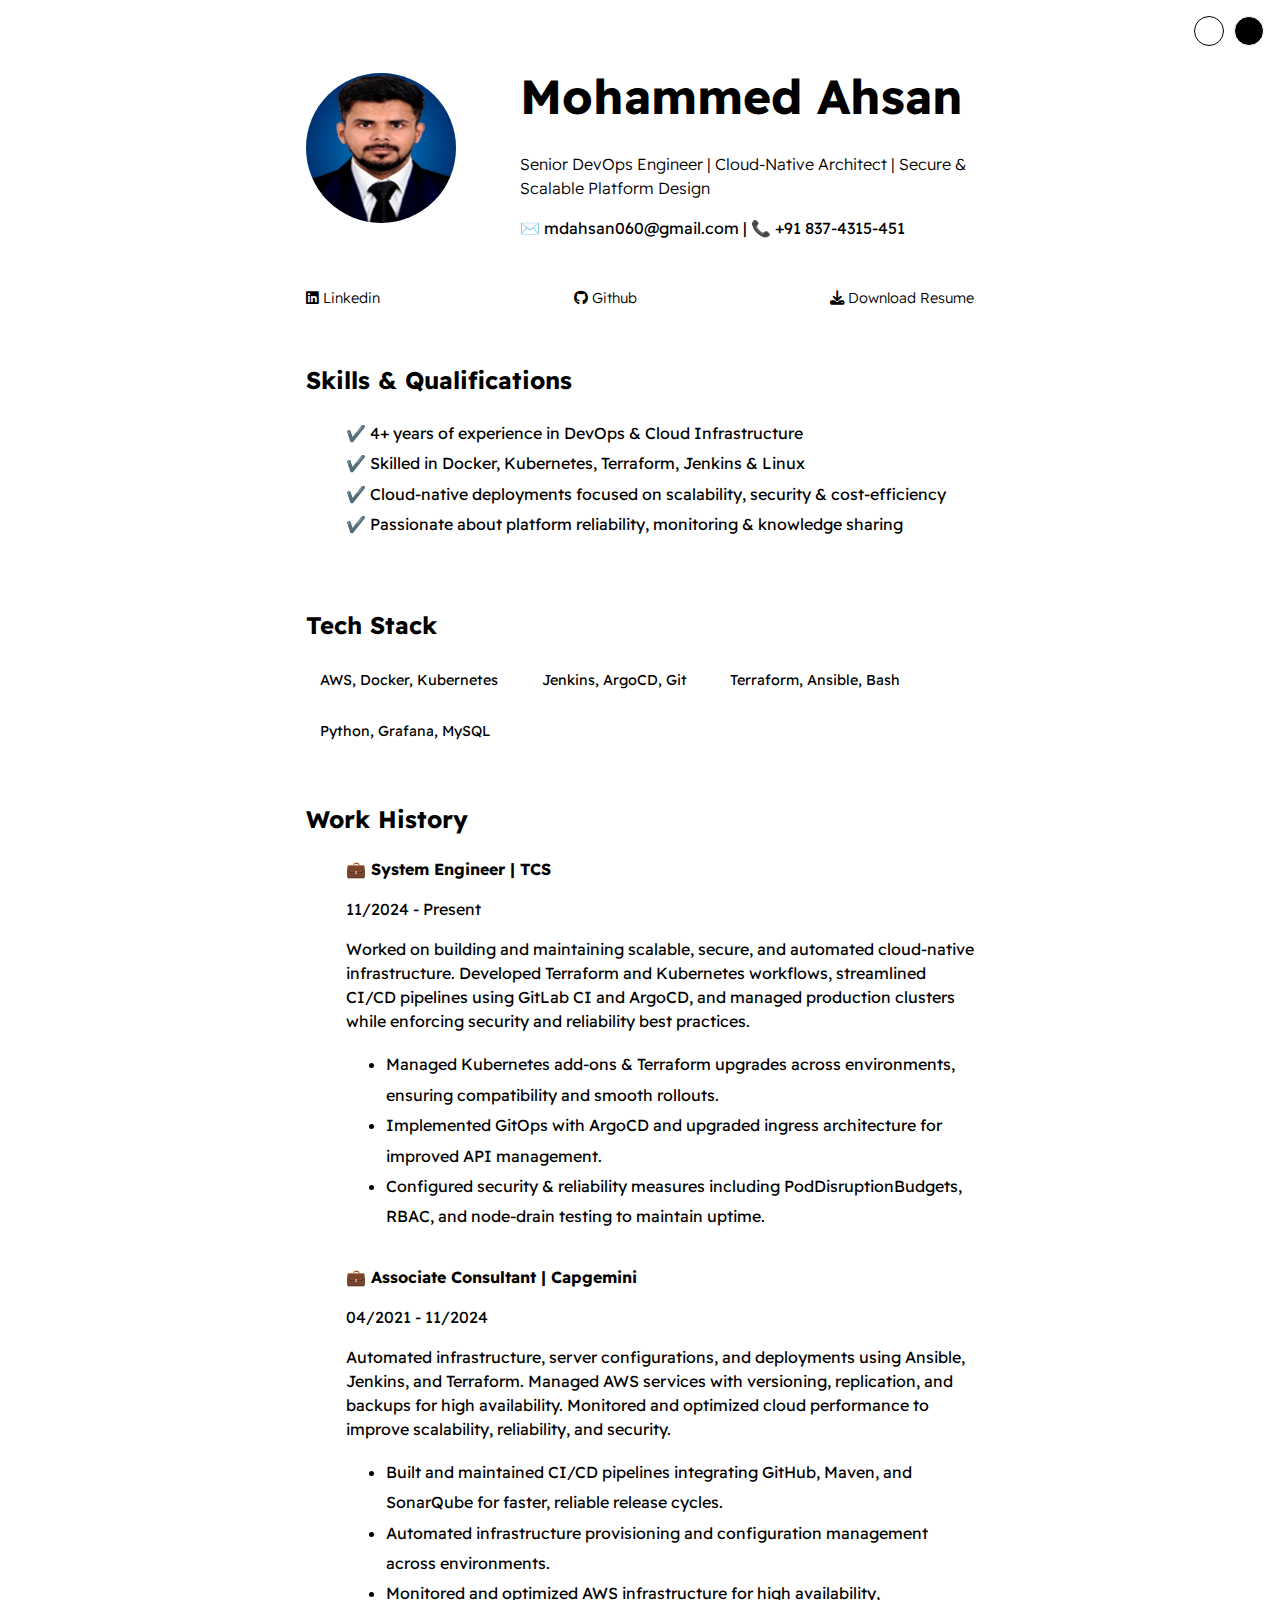
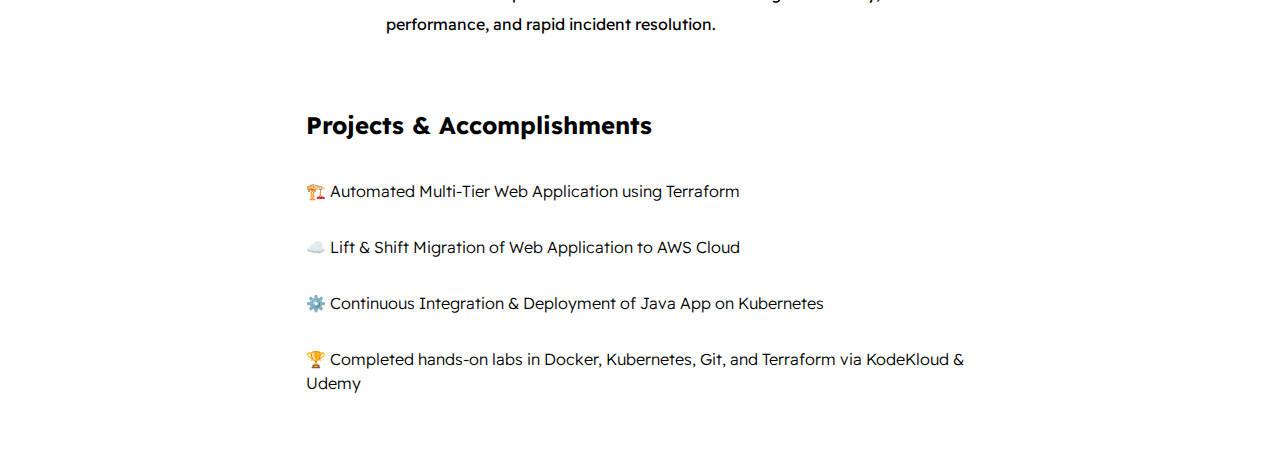
<file: index.html>
<!DOCTYPE html>
<html>
    <head>
        <meta charset="utf-8">
        <meta http-equiv="X-UA-Compatible" content="IE=edge">
        <title>Mohd Ahsan</title>
        <meta name="description" content="">
        <meta name="viewport" content="width=device-width, initial-scale=1">
        <link rel="stylesheet" href="./styles/main.css">
        <link rel="stylesheet" href="./styles/theme-switcher.css">
        <!-- Font Awesome Icons -->
        <link rel="stylesheet" href="https://cdnjs.cloudflare.com/ajax/libs/font-awesome/6.5.1/css/all.min.css">
    </head>
    <body>
        <div id="container--main">

            <section id="wrapper--hero" class="section--page">
                <img id="profile-pic" src="./assets/images/profile_pic_2.jpg">

                <div>
                    <h1 id="user-name">Mohammed Ahsan</h1>
                    <p id="bio">Senior DevOps Engineer | Cloud-Native Architect | Secure & Scalable Platform Design</p>
                    <p id="email">✉️ mdahsan060@gmail.com  | 📞 +91 837-4315-451</p>
                </div>  
            </section>

            <section class="section--page">
        
                <div id="socials--list">
                    <!-- <a href="https://youtube.com/c/dennisivy" target="_blank">Youtube</a>
                    <a href="https://twitter.com/dennisivy11" target="_blank">Twitter</a> -->
                    <a href="https://linkedin.com/in/ahsan12" target="_blank"><i class="fab fa-linkedin"></i> Linkedin</a>
                    <a href="https://github.com/ahsan598" target="_blank"><i class="fab fa-github"></i> Github</a>
                    <a href="./assets/files/Mohammed_Ahsan_Resume.pdf" target="_blank"><i class="fas fa-download"></i> Download Resume</a>
                </div>
            </section>

            <section class="section--page">
                <h2>Skills & Qualifications</h2>
                <ul id="qualifications--list">
                    <li>✔️ 4+ years of experience in DevOps & Cloud Infrastructure</li>
                    <li>✔️ Skilled in Docker, Kubernetes, Terraform, Jenkins & Linux</li>
                    <li>✔️ Cloud-native deployments focused on scalability, security & cost-efficiency</li>
                    <li>✔️ Passionate about platform reliability, monitoring & knowledge sharing</li>
                </ul>
            </section>

            <section class="section--page">
                <h2>Tech Stack</h2>

                <div id="wrapper--techstack__items">
                    <div class="card--techstack"><span>AWS, Docker, Kubernetes</span></div>
                    <div class="card--techstack"><span>Jenkins, ArgoCD, Git</span></div>
                    <div class="card--techstack"><span>Terraform, Ansible, Bash</span></div>
                    <div class="card--techstack"><span>Python, Grafana, MySQL</span></div>
                </div>
            </section>

            <section id="work-history-wrapper" class="section--page">
                <h2>Work History</h2>

                <div class="card--work-history">
                    <strong>💼 System Engineer | TCS</strong>
                    <p>11/2024 - Present</p>
                    <p>Worked on building and maintaining scalable, secure, and automated cloud-native infrastructure. Developed Terraform and Kubernetes workflows, streamlined CI/CD pipelines using GitLab CI and ArgoCD, and managed production clusters while enforcing security and reliability best practices.</p>
                    <ul>
                        <li>Managed Kubernetes add-ons & Terraform upgrades across environments, ensuring compatibility and smooth rollouts.</li>
                        <li>Implemented GitOps with ArgoCD and upgraded ingress architecture for improved API management.</li>
                        <li>Configured security & reliability measures including PodDisruptionBudgets, RBAC, and node-drain testing to maintain uptime.</li>
                    </ul>
                </div>

                <div class="line-break"></div>

                <div class="card--work-history">
                    <strong>💼 Associate Consultant | Capgemini</strong>
                    <p>04/2021 - 11/2024</p>
                    <p>Automated infrastructure, server configurations, and deployments using Ansible, Jenkins, and Terraform. Managed AWS services with versioning, replication, and backups for high availability. Monitored and optimized cloud performance to improve scalability, reliability, and security.</p>
                    <ul>
                        <li>Built and maintained CI/CD pipelines integrating GitHub, Maven, and SonarQube for faster, reliable release cycles.</li>
                        <li>Automated infrastructure provisioning and configuration management across environments.</li>
                        <li>Monitored and optimized AWS infrastructure for high availability, performance, and rapid incident resolution.</li>
                    </ul>
                </div>
            </section>

            <section class="section--page">
                <h2>Projects & Accomplishments</h2>

                <div class="card--project">
                    <a href="./projects/project-1.html"><span>🏗️ </span>Automated Multi-Tier Web Application using Terraform</a>
                </div>

                <div class="card--project">
                    <a href="./projects/project-2.html" ><span>☁️ </span>Lift & Shift Migration of Web Application to AWS Cloud</a>
                </div>

                <div class="card--project">
                    <a href="./projects/project-3.html" ><span>⚙️ </span>Continuous Integration & Deployment of Java App on Kubernetes</a>
                </div>

                <div class="card--project">
                    <a> 🏆 Completed hands-on labs in Docker, Kubernetes, Git, and Terraform via KodeKloud & Udemy</a>
                </div>

            </section>
        </div>

        <!-- Theme Switcher -->
        <div id="theme-switcher">
            <div class="theme" id="theme-light" data-theme="light"></div>
            <div class="theme" id="theme-dark" data-theme="dark"></div>
        </div>
    </body>
    
    <script src="./js/theme-switcher.js"></script>
</html>
</file>
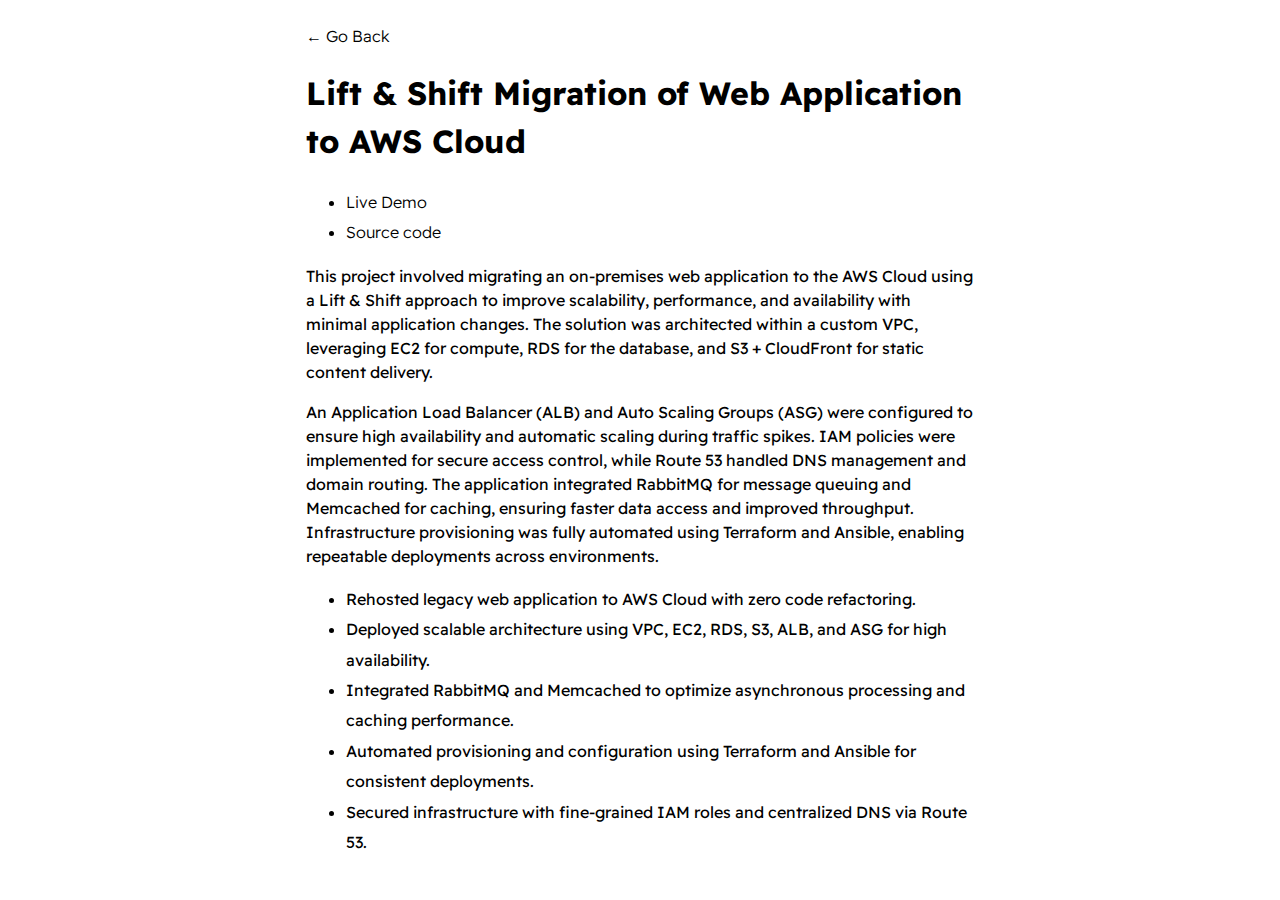
<file: projects/project-2.html>
<!DOCTYPE html>
<html>
    <head>
        <meta charset="utf-8">
        <meta http-equiv="X-UA-Compatible" content="IE=edge">
        <title>Project-2</title>
        <meta name="description" content="">
        <meta name="viewport" content="width=device-width, initial-scale=1">
        <link rel="stylesheet" href="../styles/main.css">
    </head>
    <body>
        <div id="container--main">
            <a href="../index.html">&#x2190; Go Back</a>
            <h1>Lift & Shift Migration of Web Application to AWS Cloud</h1>

            <ul>
                <li><a href="../assets/project-imgs/aws-liftshift-webapp.png">Live Demo</a></li>
                <li><a href="https://github.com/ahsan598/aws-cloud-projects/tree/main/project-3">Source code</a></li>
            </ul>
            <p>This project involved migrating an on-premises web application to the AWS Cloud using a Lift & Shift approach to improve scalability, performance, and availability with minimal application changes. The solution was architected within a custom VPC, leveraging EC2 for compute, RDS for the database, and S3 + CloudFront for static content delivery.</p>
            
            <p>An Application Load Balancer (ALB) and Auto Scaling Groups (ASG) were configured to ensure high availability and automatic scaling during traffic spikes. IAM policies were implemented for secure access control, while Route 53 handled DNS management and domain routing. The application integrated RabbitMQ for message queuing and Memcached for caching, ensuring faster data access and improved throughput. Infrastructure provisioning was fully automated using Terraform and Ansible, enabling repeatable deployments across environments.</p>

            <ul>
                <li>Rehosted legacy web application to AWS Cloud with zero code refactoring.</li>
                <li>Deployed scalable architecture using VPC, EC2, RDS, S3, ALB, and ASG for high availability.</li>
                <li>Integrated RabbitMQ and Memcached to optimize asynchronous processing and caching performance.</li>
                <li>Automated provisioning and configuration using Terraform and Ansible for consistent deployments.</li>
                <li>Secured infrastructure with fine-grained IAM roles and centralized DNS via Route 53.</li>
            </ul>
        </div>
    </body>
</html>
</file>
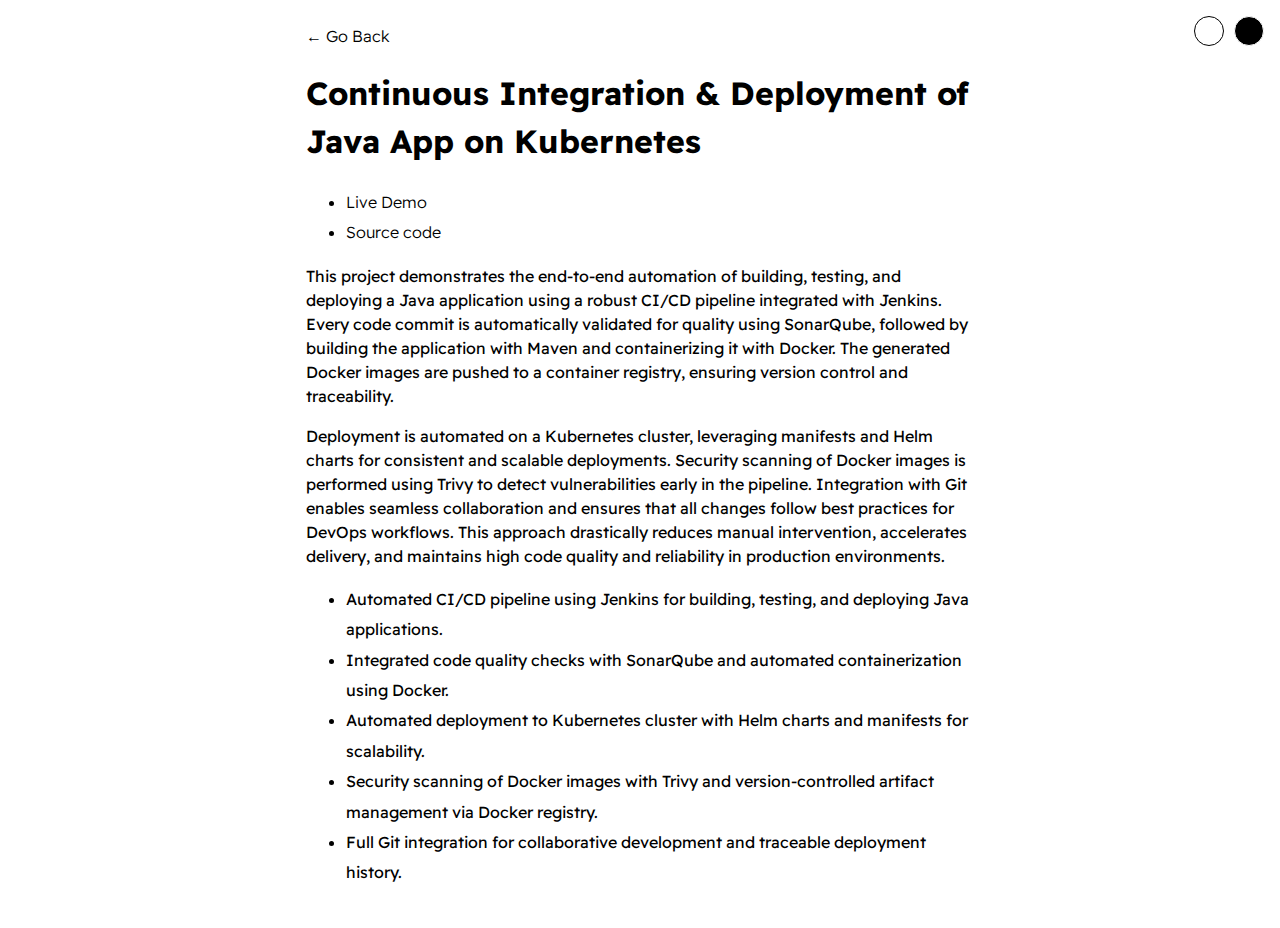
<file: projects/project-3.html>
<!DOCTYPE html>
<html>
    <head>
        <meta charset="utf-8">
        <meta http-equiv="X-UA-Compatible" content="IE=edge">
        <title>CI/CD</title>
        <meta name="description" content="">
        <meta name="viewport" content="width=device-width, initial-scale=1">
        <link rel="stylesheet" href="../styles/main.css">
        <link rel="stylesheet" href="../styles/theme-switcher.css">
    </head>
    <body>
        <div id="container--main">
            <a href="../index.html">&#x2190; Go Back</a>
            <h1>Continuous Integration & Deployment of Java App on Kubernetes</h1>

            <ul>
                <li><a href="../assets/project-imgs/cicd-deploy-javaapp-to-kubernetes.png">Live Demo</a></li>
                <li><a href="https://github.com/ahsan598/cicd-pipeline-projects/tree/main/project-3">Source code</a></li>
            </ul>
            <p>This project demonstrates the end-to-end automation of building, testing, and deploying a Java application using a robust CI/CD pipeline integrated with Jenkins. Every code commit is automatically validated for quality using SonarQube, followed by building the application with Maven and containerizing it with Docker. The generated Docker images are pushed to a container registry, ensuring version control and traceability.</p>
            
            <p>Deployment is automated on a Kubernetes cluster, leveraging manifests and Helm charts for consistent and scalable deployments. Security scanning of Docker images is performed using Trivy to detect vulnerabilities early in the pipeline. Integration with Git enables seamless collaboration and ensures that all changes follow best practices for DevOps workflows. This approach drastically reduces manual intervention, accelerates delivery, and maintains high code quality and reliability in production environments.</p>

            <ul>
                <li>Automated CI/CD pipeline using Jenkins for building, testing, and deploying Java applications.</li>
                <li>Integrated code quality checks with SonarQube and automated containerization using Docker.</li>
                <li>Automated deployment to Kubernetes cluster with Helm charts and manifests for scalability.</li>
                <li>Security scanning of Docker images with Trivy and version-controlled artifact management via Docker registry.</li>
                <li>Full Git integration for collaborative development and traceable deployment history.</li>
            </ul>
        </div>

        <!-- Theme Switcher -->
        <div id="theme-switcher">
            <div class="theme" id="theme-light" data-theme="light"></div>
            <div class="theme" id="theme-dark" data-theme="dark"></div>
        </div>
    </body>
    
    <script src="../js/theme-switcher.js"></script>
</html>
</file>
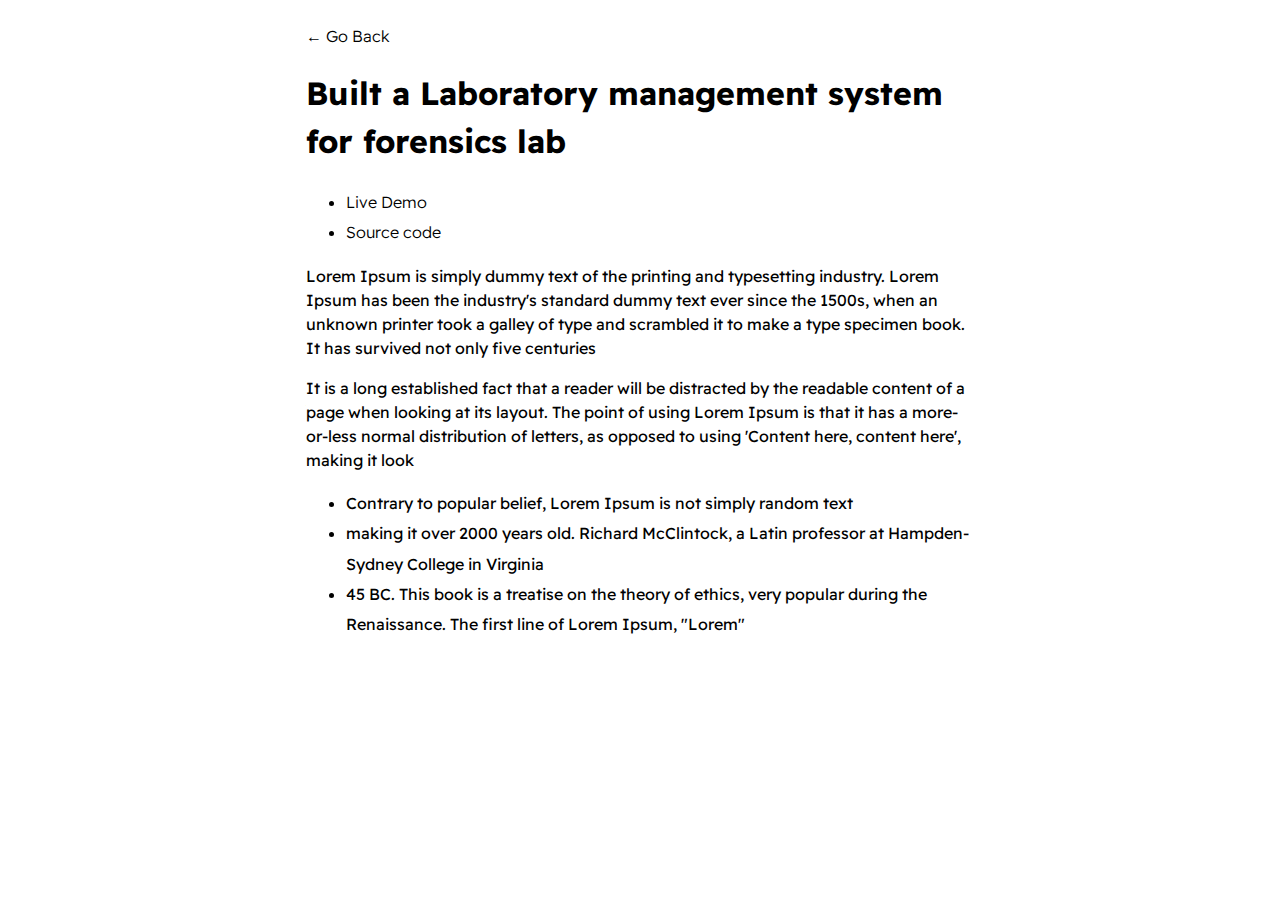
<file: projects/project1.html>
<!DOCTYPE html>
<html>
    <head>
        <meta charset="utf-8">
        <meta http-equiv="X-UA-Compatible" content="IE=edge">
        <title>Project-1</title>
        <meta name="description" content="">
        <meta name="viewport" content="width=device-width, initial-scale=1">
        <link rel="stylesheet" href="/styles/main.css">
    </head>
    <body>
        <div id="container--main">
            <a href="index.html">&#x2190; Go Back</a>
            <h1>Built a Laboratory management system for forensics lab</h1>

            <ul>
                <li><a href="#">Live Demo</a></li>
                <li><a href="#">Source code</a></li>
            </ul>
            <p>Lorem Ipsum is simply dummy text of the printing and typesetting industry. Lorem Ipsum has been the industry's standard dummy text ever since the 1500s, when an unknown printer took a galley of type and scrambled it to make a type specimen book. It has survived not only five centuries</p>
            
            <p>It is a long established fact that a reader will be distracted by the readable content of a page when looking at its layout. The point of using Lorem Ipsum is that it has a more-or-less normal distribution of letters, as opposed to using 'Content here, content here', making it look</p>

            <ul>
                <li>Contrary to popular belief, Lorem Ipsum is not simply random text</li>
                <li>making it over 2000 years old. Richard McClintock, a Latin professor at Hampden-Sydney College in Virginia</li>
                <li>45 BC. This book is a treatise on the theory of ethics, very popular during the Renaissance. The first line of Lorem Ipsum, "Lorem"</li>
            </ul>
        </div>
    </body>
</html>
</file>
<file: styles/main.css>
@import url('https://fonts.googleapis.com/css2?family=Readex+Pro:wght@300;400;500;600;700&display=swap');

:root{
    --mainTextColor-light:#000;
    --secondaryTextColor-light:rgb(51 51 51);
    --mainLinkColor-light:#0da2b8;
    --mainBorderColor-light:rgb(218, 218, 218);
    --mainBgColor-light:rgb(249, 250,251);
}

[data-theme="dark"]{
    --mainTextColor:#fff;
    --secondaryTextColor:#adb0b1;
    --mainLinkColor:rgb(30, 190,214);
    --mainBorderColor:#2b3031;
    --mainBgColor:#131415;
}


*{
    font-family: 'Readex Pro';
    line-height: 1.5em;
    box-sizing: border-box;
    color: var(--mainTextColor);
    
}

body{
    background-color: var(--mainBgColor);            
}

p, span, li{
    color: var(--secondaryTextColor);
    font-size: 1em;
}

a{
    text-decoration: none;
    color: var(--mainLinkColor);
    font-weight: 500;
}

li{
    line-height: 1.9em;
}

#container--main{
    max-width: 700px;
    margin: 0 auto;
    padding: 1em;
}

.section--page{
    padding-top: 1em;
    padding-bottom: 1em;
}

#wrapper--hero{
    display: flex;
    align-items: center;
    gap: 4em;
}

#bio, a{
    font-weight: 300;
}

#user-name{
    font-size: 48px;
    line-height: 1em;
}

#profile-pic{
    width: 150px;
    height: 150px;
    object-fit: cover;
    border-radius: 50%;
}

#email{
    color: var(--mainTextColor);
}

#socials--list{
    display: flex;
    justify-content: space-between;
    column-gap: 1em;
    flex-wrap: wrap;
}

#socials--list a{
    font-weight: 300;
    color: var(--secondaryTextColor);
    font-size: 0.9em;
    transition: 0.3s;
}

#socials--list a:hover{
    font-weight: 100;
    color: var(--mainLinkColor);
    font-size: 0.9em;
}

#qualifications--list{
    list-style: none;
}

#wrapper--techstack__items{
    display: flex;
    flex-wrap: wrap;
    gap: 1em;
    font-size: 0.9em;
}

.card--techstack{
    border: 1px solid var(--mainBorderColor);
    border-radius: 5px;
    padding: 0.5em 1em;
    align-items: center;
}

.card--project{
    padding-top: 1em;
    padding-bottom: 1em;
    border-top: 1px solid var(--mainBorderColor);
}

.card--project a{
    color: var(--mainTextColor);

    transition: 0.3s;
}

.card--project a:hover{
    color: rgb(30, 190,214);

}

.card--work-history{
    border-left: 1px solid var(--mainBorderColor);
    margin-top: 1em;
    margin-bottom: 1em;
    padding-left: 2.5em;
}

.card--education {
    border-left: 1px solid var(--mainBorderColor);
    margin-top: 1em;
    margin-bottom: 1em;
    padding-left: 2.5em;
}

.line-break{
    background-color: var(--mainBorderColor);
    height: 1px;
}


@media(max-width:600px){

    #container--main{
        padding: 1em;
    }

    #wrapper--hero{
        flex-direction: column;
        text-align: center;
        gap: 1.5em;
    }

    #profile-pic{
        width: 120px;
        height: 120px;
    }

    #user-name{
        font-size: 32px;
    }

    #socials--list{
        justify-content: center;
        gap: 0.5em;
    }

    .card--work-history,
    .card--education {
        border-left: none;
        padding-left: 0;
    }

    #wrapper--techstack__items{
        justify-content: center;
    }
}


/* @media(max-width:600px){

    .section--page{
        padding-top: 1em;
        padding-bottom: 1em;
        margin-top: 3em;
    }

    #wrapper--hero{
        display: flex;
        align-items: center;
        gap: 1em;
    }

    #profile-pic{
        width: 200px;
        height: 200px;
    }

    #wrapper--hero{
        flex-direction: column;
    }

    .card--work-history{
        border-left: none;
        padding-left: 0;
    }

    .card--education--no-border {
    border-left: none;
    padding-left: 0;
    }
} */
</file>
<file: styles/theme-switcher.css>
#theme-switcher{
    position: fixed;
    right:1em;
    top: 1em;
    display: flex;
    gap: 10px;
    cursor: pointer;
}

.theme{
    height: 30px;
    width: 30px;
    border-radius: 50%;
    transition: 0.3s;
    border: 1px solid;
}

.theme:hover{
    height: 33px;
    width: 33px;
}

#theme-dark{
    background-color: #000;
    /* border-color: #fff; */
}

#theme-light{
    background-color: #fff;
    /* border-color: #000; */
}

#theme-1{
    background-color: #999ECD;
}

#theme-2{
    background-color: #73B5DE;
}

#theme-3{
    background-color: #AD7EAD;
}
</file>
